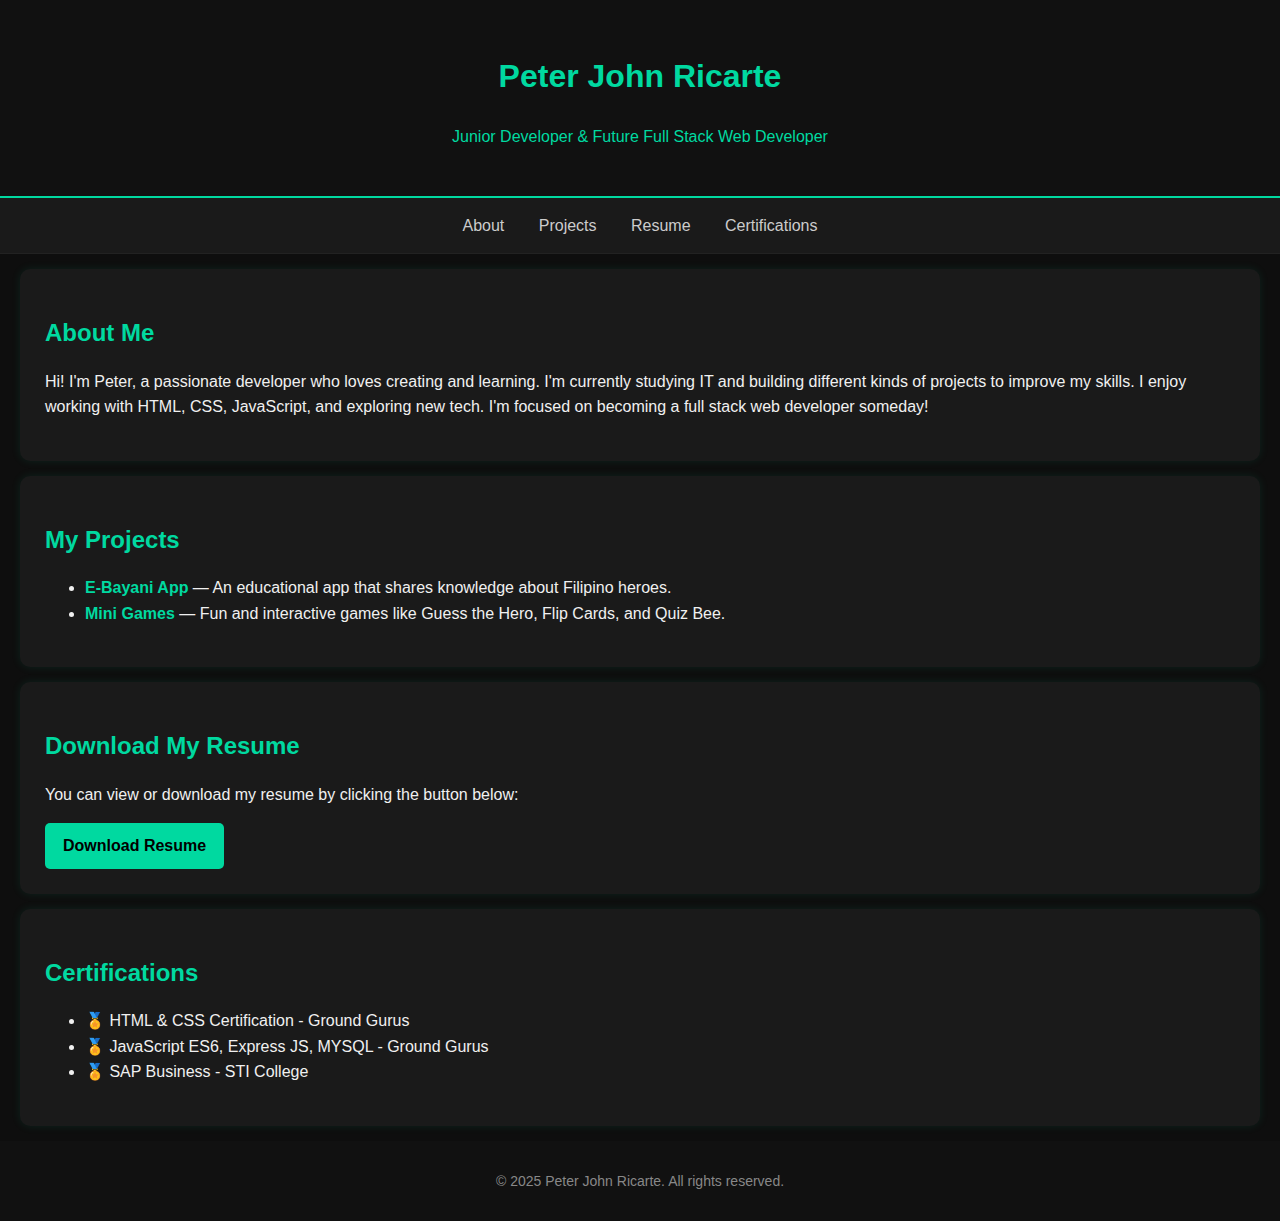
<file: index.html>
<!DOCTYPE html>
<html>
<head>
  <title>Peter John Ricarte | Portfolio</title>
  <link rel="stylesheet" href="portfolioStyle.css" />
</head>
<body>
  <header>
    <h1>Peter John Ricarte</h1>
    <p>Junior Developer & Future Full Stack Web Developer</p>
  </header>

  <nav>
    <ul>
      <li><a href="#about">About</a></li>
      <li><a href="#projects">Projects</a></li>
      <li><a href="#resume">Resume</a></li>
      <li><a href="#Certifications">Certifications</a></li>
       
    </ul>
  </nav>

  <section id="about">
    <h2>About Me</h2>
    <p>
      Hi! I'm Peter, a passionate developer who loves creating and learning. I'm currently studying IT and building different kinds of projects to improve my skills. I enjoy working with HTML, CSS, JavaScript, and exploring new tech. I'm focused on becoming a full stack web developer someday!
    </p>
  </section>

  <section id="projects">
    <h2>My Projects</h2>
    <ul>
      <li><a href="eBayaniApp.html"><strong>E-Bayani App</strong></a> — An educational app that shares knowledge about Filipino heroes.</li>
      <li><a href="miniGames.html"><strong>Mini Games</strong></a> — Fun and interactive games like Guess the Hero, Flip Cards, and Quiz Bee.</li>
    </ul>
  </section>

  <section id="resume">
    <h2>Download My Resume</h2>
    <p>You can view or download my resume by clicking the button below:</p>
    <a href="assets/resumeNiPj.pdf" download class="btn-download">Download Resume</a>
  </section>

  <section id="Certifications">
    <h2>Certifications</h2>
    <ul>
      <li>🏅 HTML & CSS Certification - Ground Gurus</li>
      <li>🏅 JavaScript ES6, Express JS, MYSQL - Ground Gurus</li>
      <li>🏅 SAP Business - STI College</li>
    </ul>
  </section>

  <footer>
    <p>&copy; 2025 Peter John Ricarte. All rights reserved.</p>
  </footer>
</body>
</html>
</file>
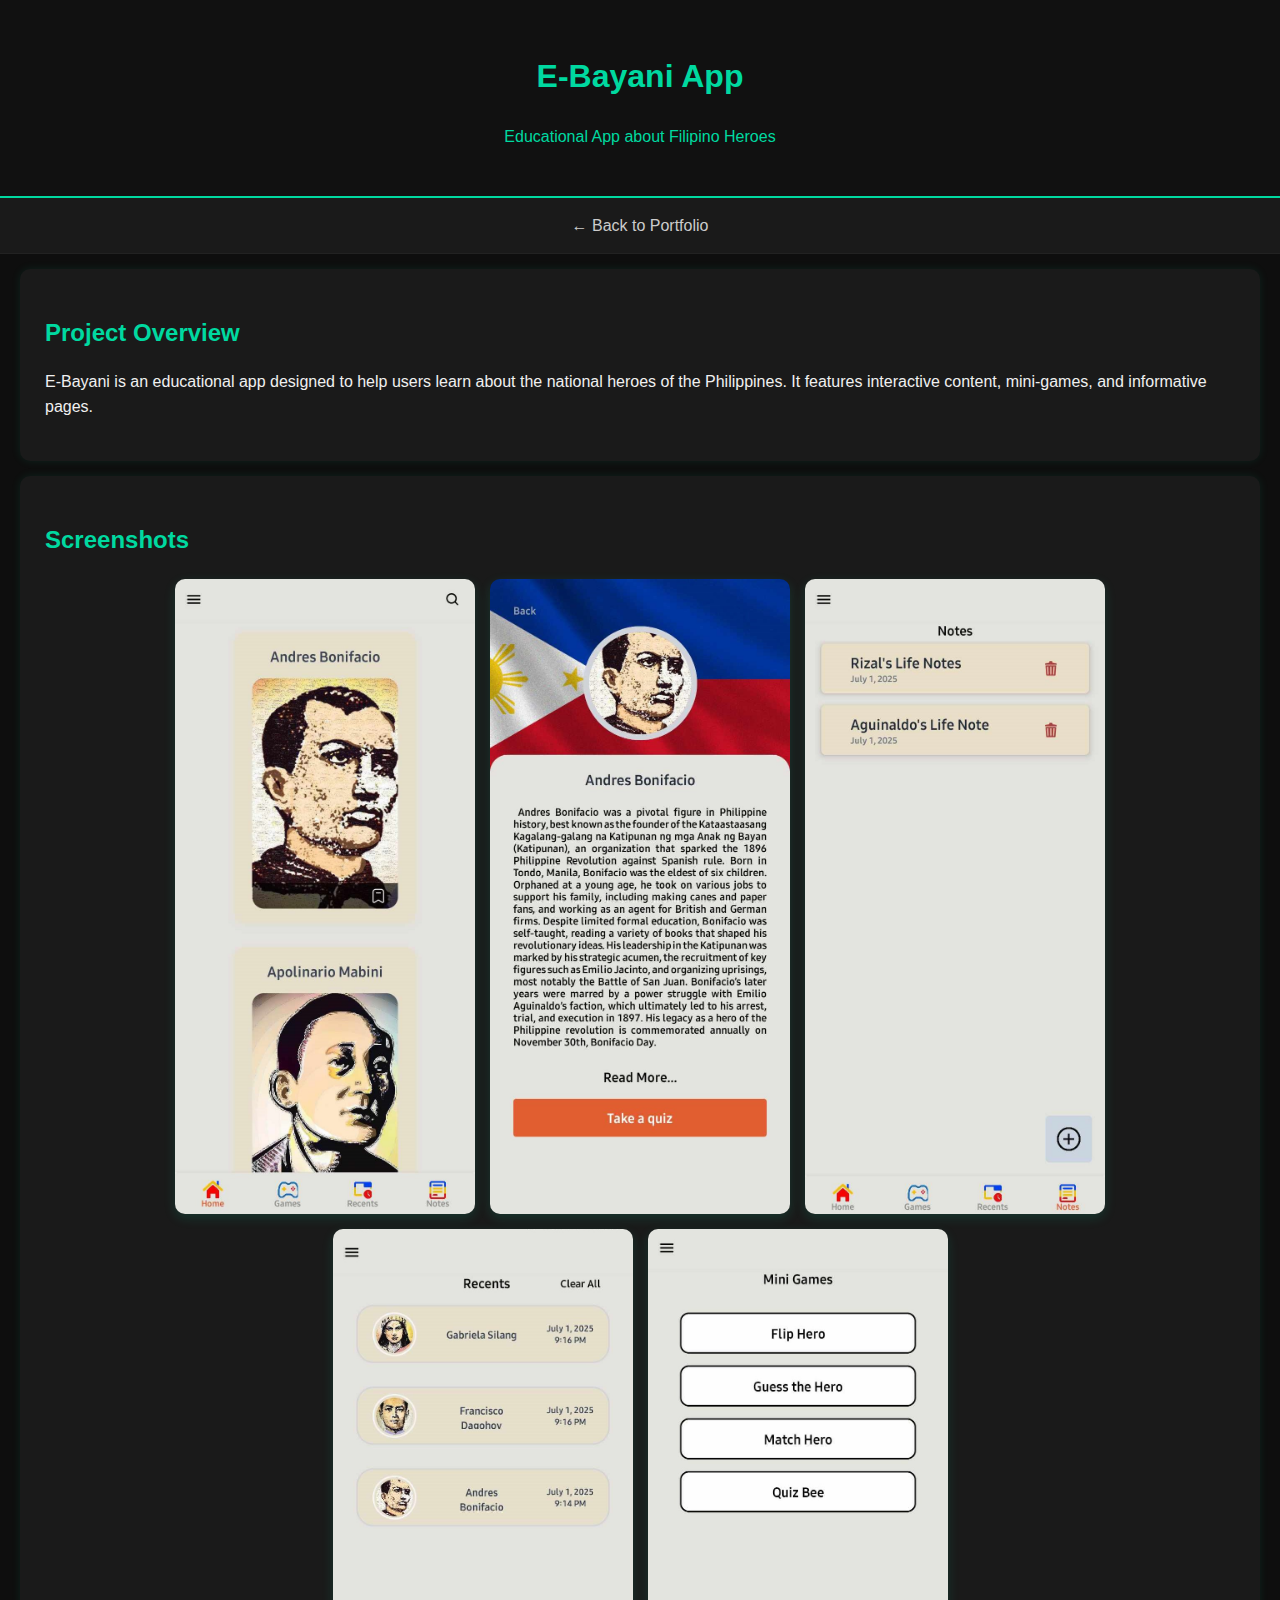
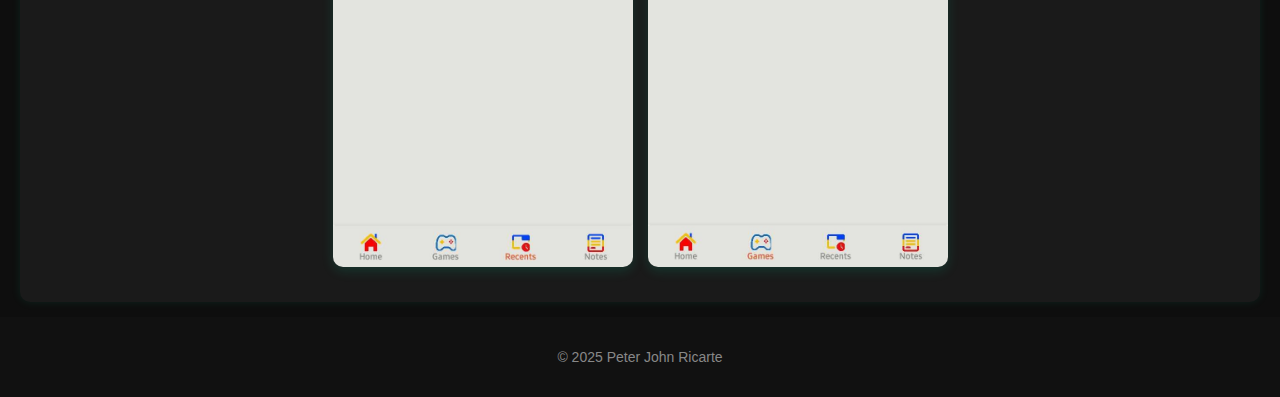
<file: eBayaniApp.html>
<!DOCTYPE html>
<html>
<head>
  <title>E-Bayani App| Project</title>
  <link rel="stylesheet" href="portfolioStyle.css" />
</head>
<body>
  <header>
    <h1>E-Bayani App</h1>
    <p>Educational App about Filipino Heroes</p>
  </header>

  <nav>
    <ul>
      <li><a href="index.html">← Back to Portfolio</a></li>
    </ul>
  </nav>

  <section>
    <h2>Project Overview</h2>
    <p>
      E-Bayani is an educational app designed to help users learn about the national heroes of the Philippines. It features interactive content, mini-games, and informative pages.
    </p>
  </section>

  <section>
    <h2>Screenshots</h2>
    <div class="screenshot-container">
     
      <img src="assets/homepage-ss.jpg" alt="E-Bayani Home Screen" />
      <img src="assets/profile-ss.jpg" alt="E-Bayani Game Screen" />
      <img src="assets/notes-ss.jpg" alt="E-Bayani Game Screen" />
      <img src="assets/recent-ss.jpg" alt="E-Bayani Game Screen" />
      <img src="assets/minigames-ss.jpg" alt="E-Bayani Game Screen" />
    </div>
  </section>

  <footer>
    <p>&copy; 2025 Peter John Ricarte</p>
  </footer>
</body>
</html>
</file>
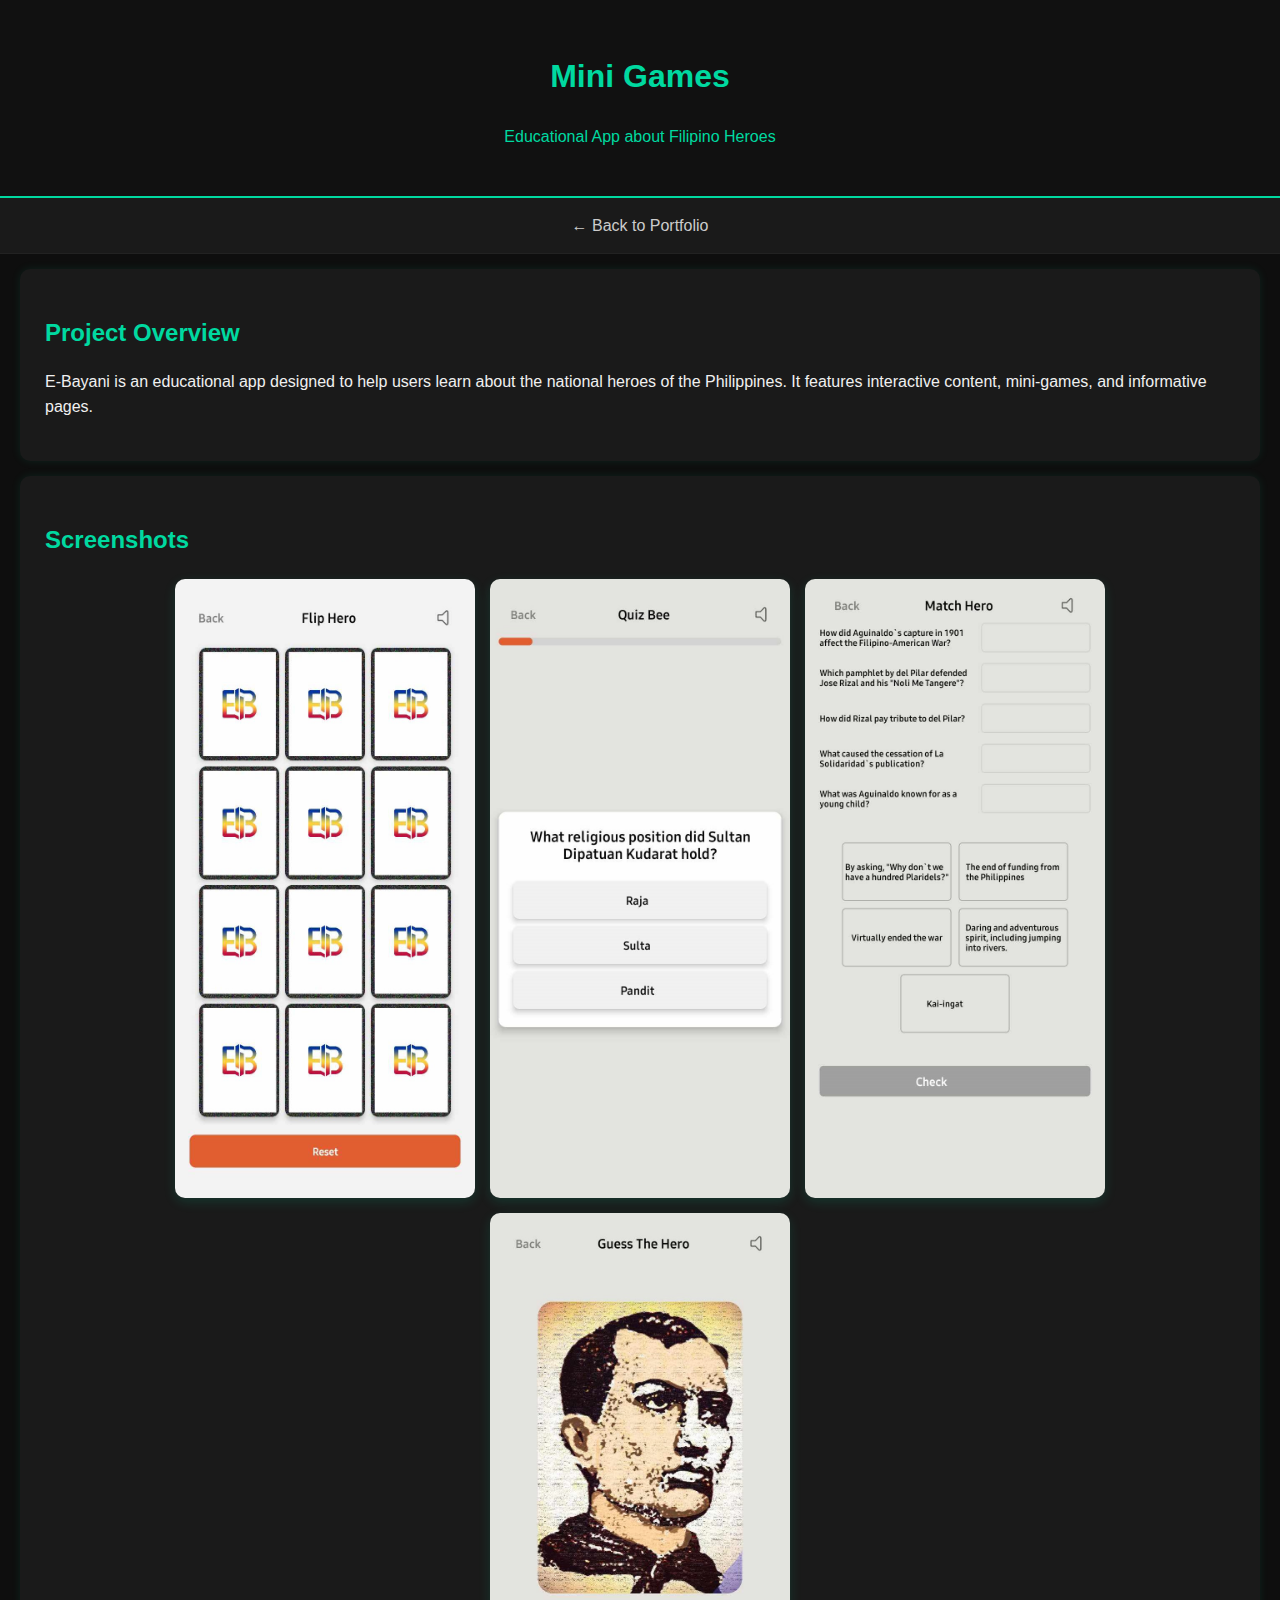
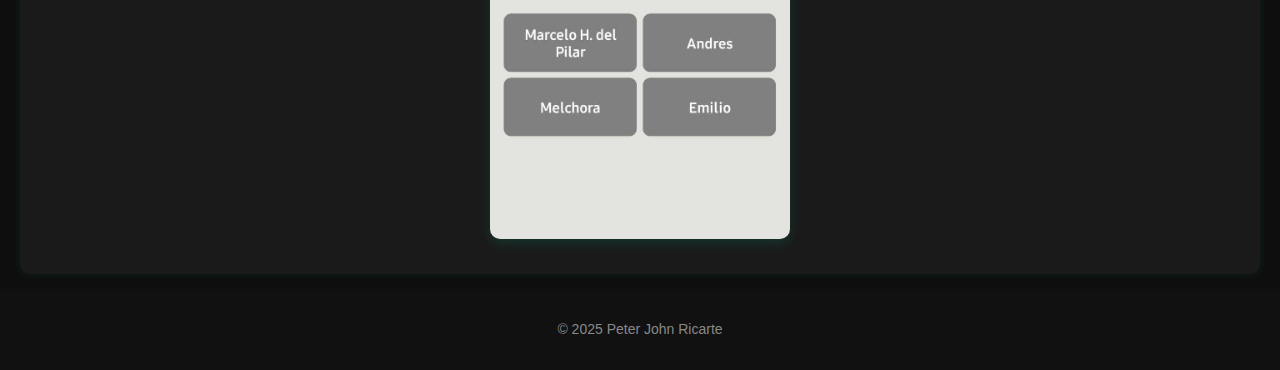
<file: miniGames.html>
<!DOCTYPE html>
<html>
<head>
  <title>E-Bayani App hi Bayani| Project</title>
  <link rel="stylesheet" href="portfolioStyle.css" />
</head>
<body>
  <header>
    <h1>Mini Games</h1>
    <p>Educational App about Filipino Heroes</p>
  </header>

  <nav>
    <ul>
      <li><a href="index.html">← Back to Portfolio</a></li>
    </ul>
  </nav>

  <section>
    <h2>Project Overview</h2>
    <p>
      E-Bayani is an educational app designed to help users learn about the national heroes of the Philippines. It features interactive content, mini-games, and informative pages.
    </p>
  </section>

  <section>
    <h2>Screenshots</h2>
    <div class="screenshot-container">
     
      <img src="assets/flipcard-ss.jpg" alt="E-Bayani Home Screen" />
      <img src="assets/quizBee-ss.jpg" alt="E-Bayani Game Screen" />
      <img src="assets/matchHero-ss.jpg" alt="E-Bayani Game Screen" />
      <img src="assets/guessTheHero-ss.jpg" alt="E-Bayani Game Screen" />
    </div>
  </section>

  <footer>
    <p>&copy; 2025 Peter John Ricarte</p>
  </footer>
</body>
</html>
</file>
<file: portfolioStyle.css>
/* General Styles */
body {
  font-family: 'Segoe UI', sans-serif;
  margin: 0;
  padding: 0;
  line-height: 1.6;
  background-color: #0e0e0e;
  color: #f0f0f0;
}

header {
  background-color: #111;
  color: #00d9a0;
  padding: 30px 20px;
  text-align: center;
  border-bottom: 2px solid #00d9a0;
}

nav {
  background-color: #1a1a1a;
  padding: 15px;
  text-align: center;
  border-bottom: 1px solid #222;
}

nav ul {
  list-style: none;
  padding: 0;
  margin: 0;
}

nav ul li {
  display: inline;
  margin: 0 15px;
}

nav ul li a {
  color: #ccc;
  text-decoration: none;
  font-weight: 500;
  transition: color 0.3s;
}

nav ul li a:hover {
  color: #00d9a0;
}

section {
  padding: 25px;
  background-color: #1a1a1a;
  margin: 15px 20px;
  border-radius: 10px;
  box-shadow: 0 0 10px rgba(0, 217, 160, 0.1);
}

section h2 {
  color: #00d9a0;
  margin-bottom: 10px;
}

section ul li a {
  color: #00d9a0;
  text-decoration: none;
}

section ul li a:hover {
  text-decoration: underline;
}

/* Resume button */
.btn-download {
  display: inline-block;
  background-color: #00d9a0;
  color: #000;
  padding: 10px 18px;
  text-decoration: none;
  border-radius: 5px;
  font-weight: bold;
  transition: 0.3s;
}

.btn-download:hover {
  background-color: #00b48a;
  color: #fff;
}

/* Form Elements */
form input, form textarea {
  width: 100%;
  padding: 10px;
  margin-bottom: 12px;
  background-color: #2a2a2a;
  color: #fff;
  border: 1px solid #444;
  border-radius: 5px;
}

button {
  padding: 10px 20px;
  background-color: #00d9a0;
  color: black;
  border: none;
  border-radius: 5px;
  cursor: pointer;
}

button:hover {
  background-color: #00b48a;
  color: white;
}

/* Footer */
footer {
  background-color: #111;
  color: #888;
  text-align: center;
  padding: 15px;
  font-size: 14px;
}

/* Screenshot Styling */
.screenshot-container {
  display: flex;
  flex-wrap: wrap;
  gap: 15px;
  padding: 10px;
  justify-content: center;
}

.screenshot-container img {
  max-width: 100%;
  width: 300px;
  border-radius: 10px;
  box-shadow: 0 4px 12px rgba(0, 217, 160, 0.15);
  transition: transform 0.3s ease;
}

.screenshot-container img:hover {
  transform: scale(1.03);
}
</file>
